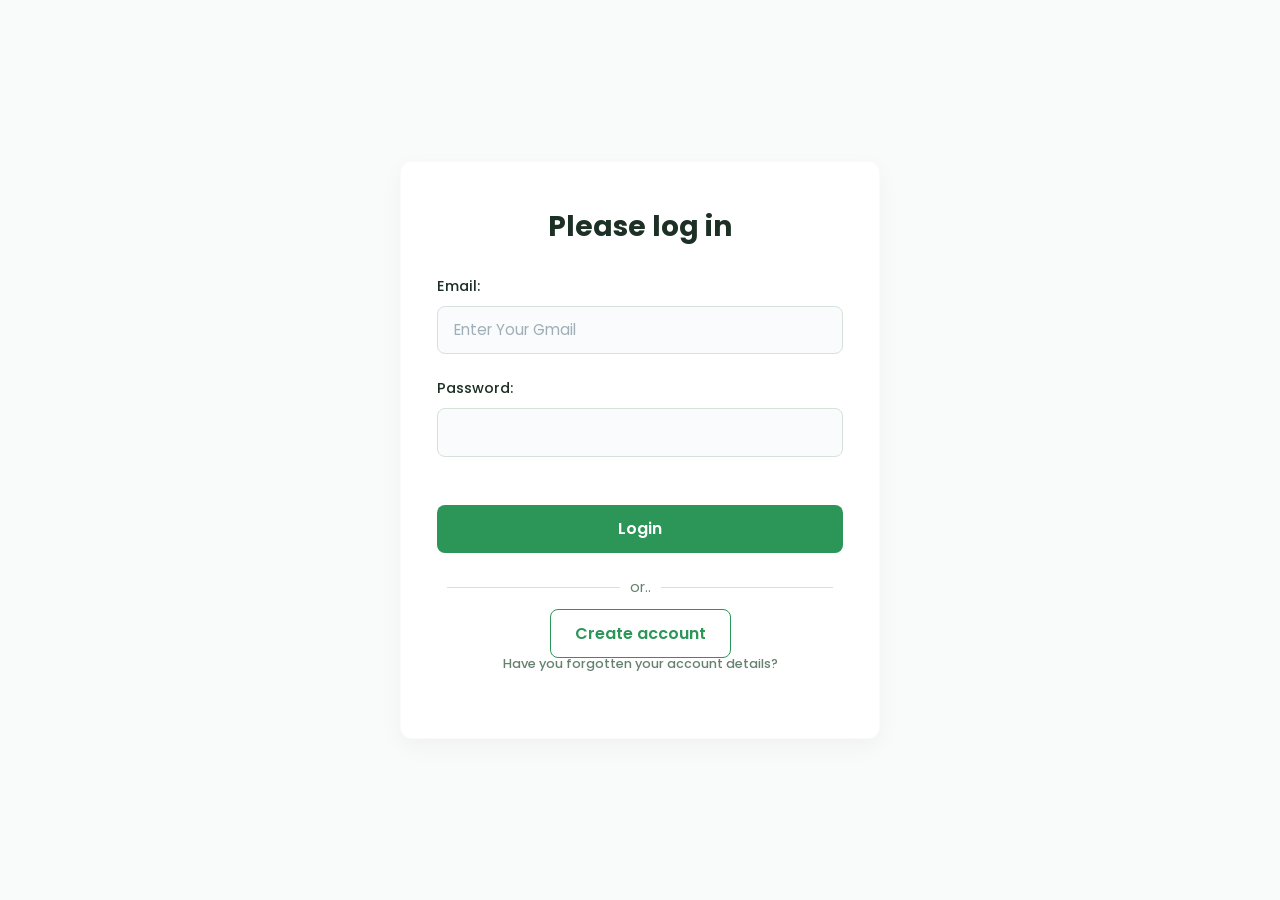
<file: Login.html>
<!DOCTYPE html>
<html lang="en">
  <head>
    <meta charset="UTF-8" />
    <meta name="viewport" content="width=device-width, initial-scale=1.0" />
    <title>Login</title>
    <!-- Bootstrap CSS (للهيكل الأساسي) -->
    <link
      rel="stylesheet"
      href="https://maxcdn.bootstrapcdn.com/bootstrap/4.0.0-beta.2/css/bootstrap.min.css"
      integrity="sha384-PsH8R72JQ3SOdhVi3uxftmaW6Vc51MKb0q5P2rRUpPvrszuE4W1povHYgTpBfshb"
      crossorigin="anonymous"
    />
    <!-- أنماط المصادقة المخصصة -->
    <link rel="stylesheet" href="assets/CSS/login-signup.css" />
  </head>
  <body class="auth-body">
    <div class="auth-wrapper">
      <div class="auth-card">
        <h1 class="auth-heading">Please log in</h1>
        <form class="auth-form">
          <div class="field-group">
            <label for="email" class="field-label">Email:</label>
            <input
              type="email"
              class="field-input"
              placeholder="Enter Your Gmail"
              id="email"
              required
            />
          </div>
          <div class="field-group">
            <label for="password" class="field-label">Password:</label>
            <input
              type="password"
              class="field-input"
              id="password"
              required
            />
          </div>
          <button type="submit" class="auth-btn-primary" formaction="index.html">
            Login
          </button>
        </form>
        <div class="auth-separator">or..</div>
        <div class="text-center">
          <a href="signup.html" class="auth-btn-secondary">Create account</a>
          <p class="small" style="margin-top: 0.5rem;">
            <a href="#" class="auth-link">Have you forgotten your account details?</a>
          </p>
        </div>
      </div>
    </div>

  </body>
</html>
</file>
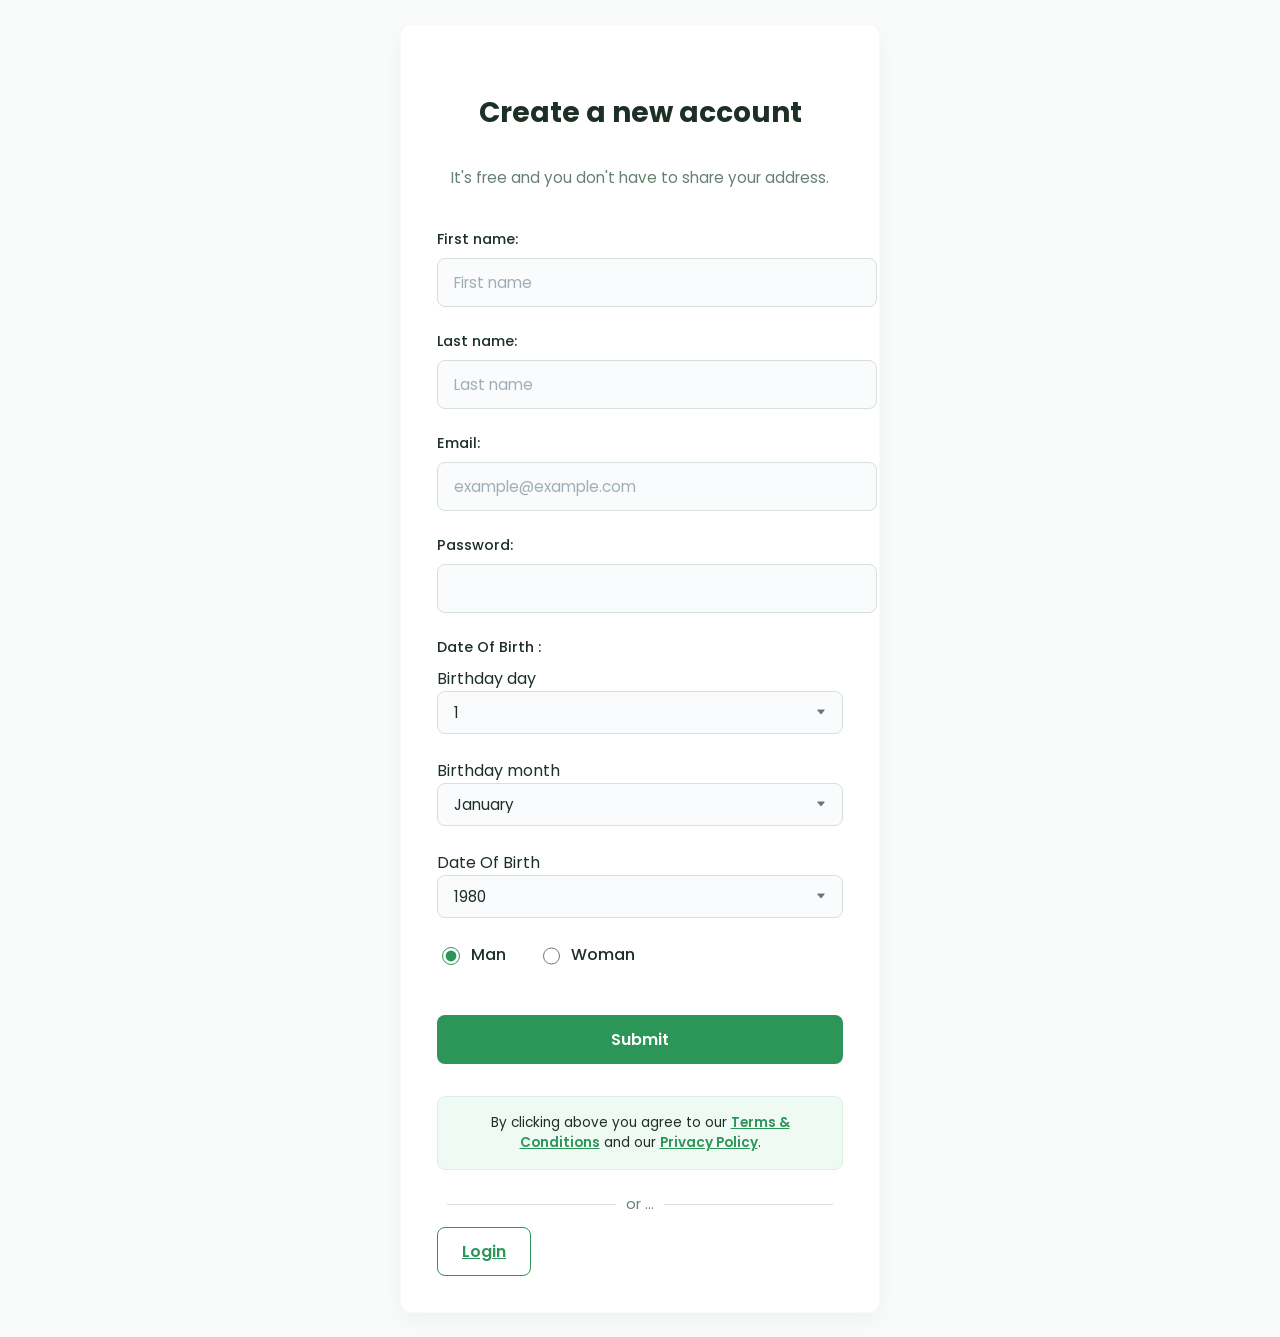
<file: signup.html>
<!DOCTYPE html>
<html lang="en">
  <head>
    <meta charset="UTF-8" />
    <meta name="viewport" content="width=device-width, initial-scale=1.0" />
    <title>Create account</title>
    <link rel="stylesheet" href="assets/CSS/login-signup.css" />
  </head>
  <body class="auth-body">
    <div class="auth-wrapper">
      <div class="auth-card">
        <h1 class="auth-heading">Create a new account</h1>
        <p class="auth-subheading">
          It's free and you don't have to share your address.
        </p>
        <form class="auth-form">
          <div class="row">
            <div class="field-group col-12 col-sm-6">
              <label for="firstName" class="field-label">First name:</label>
              <input
                type="text"
                class="field-input"
                placeholder="First name"
                id="firstName"
              />
            </div>
            <div class="field-group col-12 col-sm-6">
              <label for="lastName" class="field-label">Last name:</label>
              <input
                type="text"
                class="field-input"
                placeholder="Last name"
                id="lastName"
              />
            </div>
          </div>
          <div class="field-group">
            <label for="email" class="field-label">Email:</label>
            <input
              type="email"
              class="field-input"
              placeholder="example@example.com"
              id="email"
              required
            />
          </div>
          <div class="field-group">
            <label for="password" class="field-label">Password:</label>
            <input
              type="password"
              class="field-input"
              id="password"
              required
            />
          </div>
          <label class="field-label">Date Of Birth :</label>
          <div class="row no-gutters">
            <div class="field-group col-4">
              <label for="birthdayDay" class="sr-only">Birthday day</label>
              <select class="field-input" id="birthdayDay">
                    <option value="1">1</option>
                    <option value="2">2</option>
                    <option value="3">3</option>
                    <option value="4">4</option>
                    <option value="5">5</option>
                    <option value="6">6</option>
                    <option value="7">7</option>
                    <option value="8">8</option>
                    <option value="9">9</option>
                    <option value="10">10</option>
                    <option value="11">11</option>
                    <option value="12">12</option>
                    <option value="13">13</option>
                    <option value="14">14</option>
                    <option value="15">15</option>
                    <option value="16">16</option>
                    <option value="17">17</option>
                    <option value="18">18</option>
                    <option value="19">19</option>
                    <option value="20">20</option>
                    <option value="21">21</option>
                    <option value="22">22</option>
                    <option value="23">23</option>
                    <option value="24">24</option>
                    <option value="25">25</option>
                    <option value="26">26</option>
                    <option value="27">27</option>
                    <option value="28">28</option>
                    <option value="29">29</option>
                    <option value="30">30</option>
                    <option value="31">31</option>
              </select>
            </div>
            <div class="field-group col-4">
              <label for="birthdayMonth" class="sr-only">Birthday month</label>
              <select class="field-input" id="birthdayMonth">
                    <option value="january">January</option>
                    <option value="february">February</option>
                    <option value="march">March</option>
                    <option value="april">April</option>
                    <option value="may">May</option>
                    <option value="june">June</option>
                    <option value="july">July</option>
                    <option value="august">August</option>
                    <option value="september">September</option>
                    <option value="october">October</option>
                    <option value="november">November</option>
                    <option value="december">December</option>
              </select>
            </div>
            <div class="field-group col-4">
              <label for="birthdayYear" class="sr-only">Date Of Birth</label>
              <select class="field-input" id="birthdayYear">
                    <option value="1980">1980</option>
                    <option value="1981">1981</option>
                    <option value="1982">1982</option>
                    <option value="1983">1983</option>
                    <option value="1984">1984</option>
                    <option value="1985">1985</option>
                    <option value="1986">1986</option>
                    <option value="1987">1987</option>
                    <option value="1988">1988</option>
                    <option value="1989">1989</option>
                    <option value="1990">1990</option>
                    <option value="1991">1991</option>
                    <option value="1992">1992</option>
                    <option value="1993">1993</option>
                    <option value="1994">1994</option>
                    <option value="1995">1995</option>
                    <option value="1996">1996</option>
                    <option value="1997">1997</option>
                    <option value="1998">1998</option>
                    <option value="1999">1999</option>
                    <option value="2000">2000</option>
                    <option value="2001">2001</option>
                    <option value="2002">2002</option>
                    <option value="2003">2003</option>
                    <option value="2004">2004</option>
                    <option value="2005">2005</option>
                    <option value="2006">2006</option>
                    <option value="2007">2007</option>
                    <option value="2008">2008</option>
                    <option value="2009">2009</option>
                    <option value="2010">2010</option>
              </select>
            </div>
          </div>
          <div class="gender-options">
            <label>
              <input
                type="radio"
                name="gender"
                value="male"
                checked
              />
              Man
            </label>
            <label>
              <input
                type="radio"
                name="gender"
                value="female"
              />
              Woman
            </label>
          </div>
          <button type="submit" class="auth-btn-primary" formaction="Thank You.html">
            Submit
          </button>
          <div class="auth-notice" role="alert">
            By clicking above you agree to our
            <a href="#" class="alert-link">Terms &amp; Conditions</a> and
            our <a href="#" class="alert-link">Privacy Policy</a>.
          </div>
          <div class="auth-separator">or ...</div>
          <a href="Login.html" class="auth-btn-secondary">Login</a>
        </form>
      </div>
    </div>
  </body>
</html>
</file>
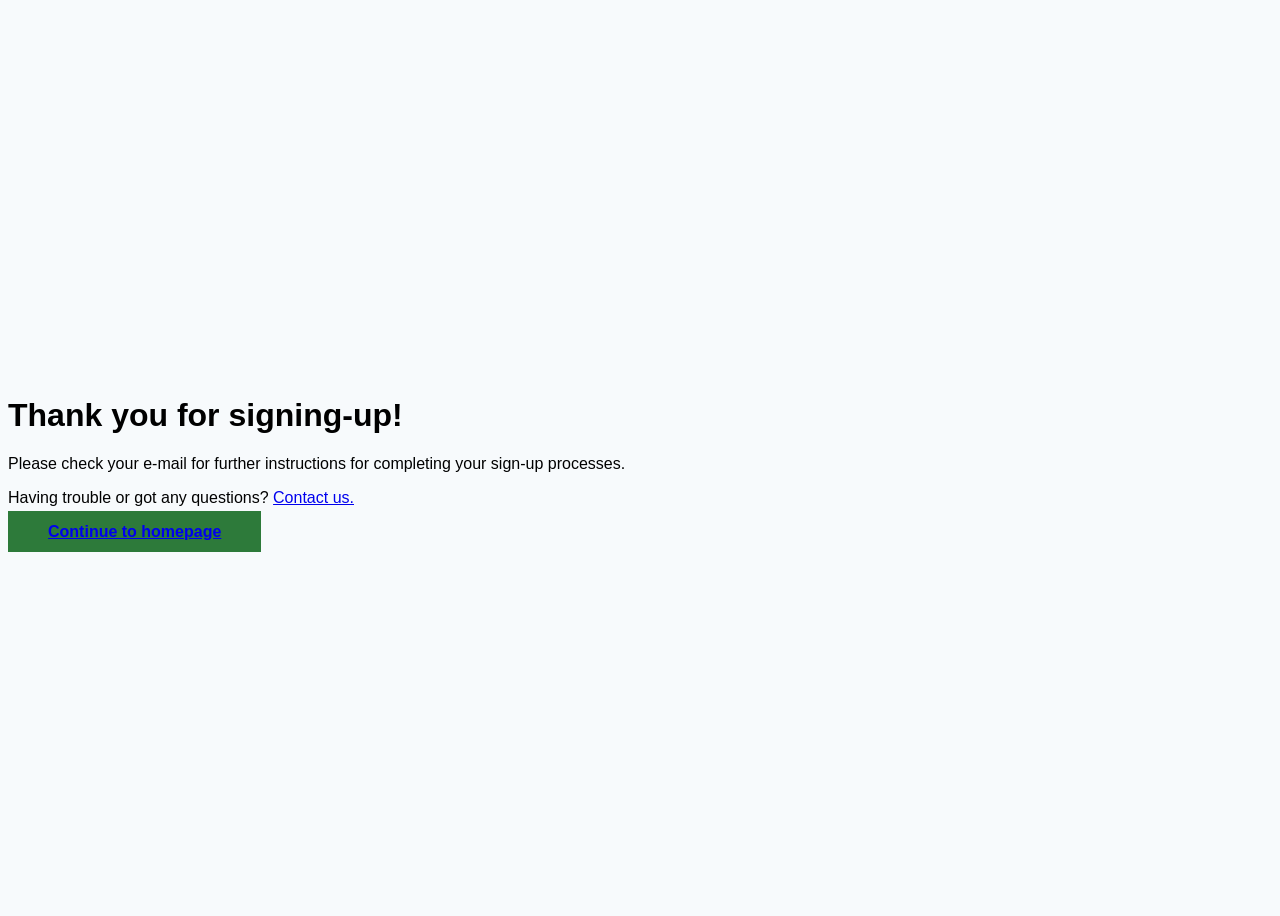
<file: Thank You.html>
<!DOCTYPE html>
<html lang="en">
  <head>
    <meta charset="UTF-8" />
    <meta name="viewport" content="width=device-width, initial-scale=1.0" />
    <title>Thank You</title>
    <style>
      body {
        background-color: #f7fafc;
        font-family: 'Poppins', sans-serif;
      }
      .jumbotron {
        background-color: transparent;
        min-height: 100vh;
        display: flex;
        align-items: center;
        margin-bottom: 0;
      }
      .btn-primary {
        background-color: #2d7a3a;
        border: none;
        padding: 0.75rem 2.5rem;
        font-weight: 600;
      }
      .btn-primary:hover {
        background-color: #1e5f2a;
      }
    </style>
  </head>
  <body>
    <div class="jumbotron jumbotron-fluid text-center">
      <div class="container">
        <h1 class="mb-3 mb-md-5">Thank you for signing-up!</h1>
        <p class="lead mb-3 mb-md-5">
          Please check your e-mail for further instructions for completing your
          sign-up processes.
        </p>
        <p class="mb-3 mb-md-5">
          Having trouble or got any questions? <a href="#">Contact us.</a>
        </p>
        <a href="index.html" class="btn btn-primary btn-lg" role="button">
          Continue to homepage
        </a>
      </div>
    </div>
  </body>
</html>
</file>
<file: assets/CSS/login-signup.css>
/* ============================================
   ملف: auth.css
   يحتوي على: أنماط صفحات المصادقة (login, signup)
   ============================================ */

/*===== GOOGLE FONTS =====*/
@import url('https://fonts.googleapis.com/css2?family=Poppins:wght@400;500;600;700&display=swap');

/*===== المتغيرات =====*/
:root {
  --auth-hue: 145;
  --auth-primary: hsl(var(--auth-hue), 55%, 38%);
  --auth-primary-hover: hsl(var(--auth-hue), 55%, 30%);
  --auth-light-bg: hsl(var(--auth-hue), 20%, 98%);
  --auth-card-bg: #ffffff;
  --auth-border: hsl(var(--auth-hue), 15%, 86%);
  --auth-focus: hsl(var(--auth-hue), 55%, 88%);
  --auth-text-dark: hsl(var(--auth-hue), 25%, 15%);
  --auth-text-muted: hsl(var(--auth-hue), 12%, 45%);
}

/*===== BASE =====*/
.auth-body {
  font-family: 'Poppins', sans-serif;
  background-color: var(--auth-light-bg);
  color: var(--auth-text-dark);
  min-height: 100vh;
  display: flex;
  align-items: center;
  justify-content: center;
  margin: 0;
  padding: 1.5rem;
}

.auth-wrapper {
  width: 100%;
  max-width: 480px;
}

.auth-card {
  background-color: var(--auth-card-bg);
  padding: 3rem 2.25rem;
  border-radius: 12px;
  box-shadow: 0 8px 24px rgba(14, 36, 49, 0.04);
  border: 1px solid rgba(14, 36, 49, 0.02);
  transition: box-shadow 0.3s, transform 0.3s;
}

.auth-card:hover {
  box-shadow: 0 16px 36px rgba(14, 36, 49, 0.08);
  transform: translateY(-2px);
}

.auth-heading {
  font-size: 1.75rem;
  font-weight: 700;
  color: var(--auth-text-dark);
  text-align: center;
  margin-bottom: 2rem;
}

.auth-subheading {
  font-size: 0.95rem;
  color: var(--auth-text-muted);
  text-align: center;
  margin-bottom: 2.5rem;
}

/*===== FORM =====*/
.field-group {
  margin-bottom: 1.5rem;
}

.field-label {
  font-weight: 500;
  font-size: 0.9rem;
  color: var(--auth-text-dark);
  display: block;
  margin-bottom: 0.5rem;
}

.field-input {
  width: 100%;
  background-color: #f9fbfc;
  border: 1px solid var(--auth-border);
  border-radius: 8px;
  padding: 0.75rem 1rem;
  font-size: 0.95rem;
  font-family: 'Poppins', sans-serif;
  color: var(--auth-text-dark);
  transition: border-color 0.3s, box-shadow 0.3s;
}

.field-input::placeholder {
  color: #a0afb7;
}

.field-input:focus {
  background-color: #ffffff;
  border-color: var(--auth-primary);
  box-shadow: 0 0 0 4px var(--auth-focus);
  outline: none;
}

select.field-input {
  appearance: none;
  background-image: url("data:image/svg+xml,%3Csvg xmlns='http://www.w3.org/2000/svg' width='12' height='12' fill='%236c757d' viewBox='0 0 16 16'%3E%3Cpath d='M7.247 11.14L2.451 5.658C1.885 5.013 2.345 4 3.204 4h9.592a1 1 0 0 1 .753 1.659l-4.796 5.48a1 1 0 0 1-1.506 0z'/%3E%3C/svg%3E");
  background-repeat: no-repeat;
  background-position: right 1rem center;
  background-size: 10px;
  padding-right: 2.5rem;
}

/*===== BUTTONS =====*/
.auth-btn-primary {
  width: 100%;
  background-color: var(--auth-primary);
  border: none;
  color: #fff;
  padding: 0.75rem 1.5rem;
  border-radius: 8px;
  font-weight: 600;
  font-size: 1rem;
  font-family: 'Poppins', sans-serif;
  cursor: pointer;
  transition: background-color 0.3s, box-shadow 0.3s, transform 0.2s;
  margin-top: 1.5rem;
}

.auth-btn-primary:hover {
  background-color: var(--auth-primary-hover);
  box-shadow: 0 6px 20px rgba(34, 139, 34, 0.25);
  transform: translateY(-1px);
}

.auth-btn-secondary {
  width: 100%;
  background-color: transparent;
  border: 1.5px solid var(--auth-primary);
  color: var(--auth-primary);
  padding: 0.75rem 1.5rem;
  border-radius: 8px;
  font-weight: 600;
  font-size: 1rem;
  font-family: 'Poppins', sans-serif;
  cursor: pointer;
  transition: background-color 0.3s, color 0.3s, border-color 0.3s;
  margin-top: 1rem;
}

.auth-btn-secondary:hover {
  background-color: var(--auth-primary);
  color: #fff;
  border-color: var(--auth-primary);
}

/*===== SEPARATOR =====*/
.auth-separator {
  display: flex;
  align-items: center;
  justify-content: center;
  color: var(--auth-text-muted);
  margin: 1.5rem 0;
  font-size: 0.9rem;
}

.auth-separator::before,
.auth-separator::after {
  content: "";
  flex: 1;
  height: 1px;
  background: var(--auth-border);
  margin: 0 10px;
}

/*===== LINKS =====*/
.auth-link {
  color: var(--auth-text-muted);
  font-weight: 500;
  transition: color 0.3s;
}

.auth-link:hover {
  color: var(--auth-primary);
  text-decoration: underline;
}

/*===== NOTICE BOX =====*/
.auth-notice {
  background-color: hsl(var(--auth-hue), 50%, 96%);
  border: 1px solid hsl(var(--auth-hue), 50%, 90%);
  color: var(--auth-text-dark);
  border-radius: 8px;
  padding: 1rem;
  margin-top: 2rem;
  font-size: 0.85rem;
  text-align: center;
}

.auth-notice a {
  color: var(--auth-primary);
  font-weight: 600;
}

/*===== GENDER OPTIONS =====*/
.gender-options {
  display: flex;
  gap: 2rem;
  margin: 0.5rem 0 1.5rem;
}

.gender-options label {
  display: flex;
  align-items: center;
  gap: 0.5rem;
  font-weight: 500;
  cursor: pointer;
}

.gender-options input[type="radio"] {
  accent-color: var(--auth-primary);
  width: 1.1rem;
  height: 1.1rem;
  cursor: pointer;
}

/*===== RESPONSIVE =====*/
@media (max-width: 576px) {
  .auth-card {
    padding: 2rem 1.5rem;
  }
  .auth-heading {
    font-size: 1.5rem;
  }
  .gender-options {
    flex-direction: column;
    gap: 0.5rem;
  }
}
</file>
